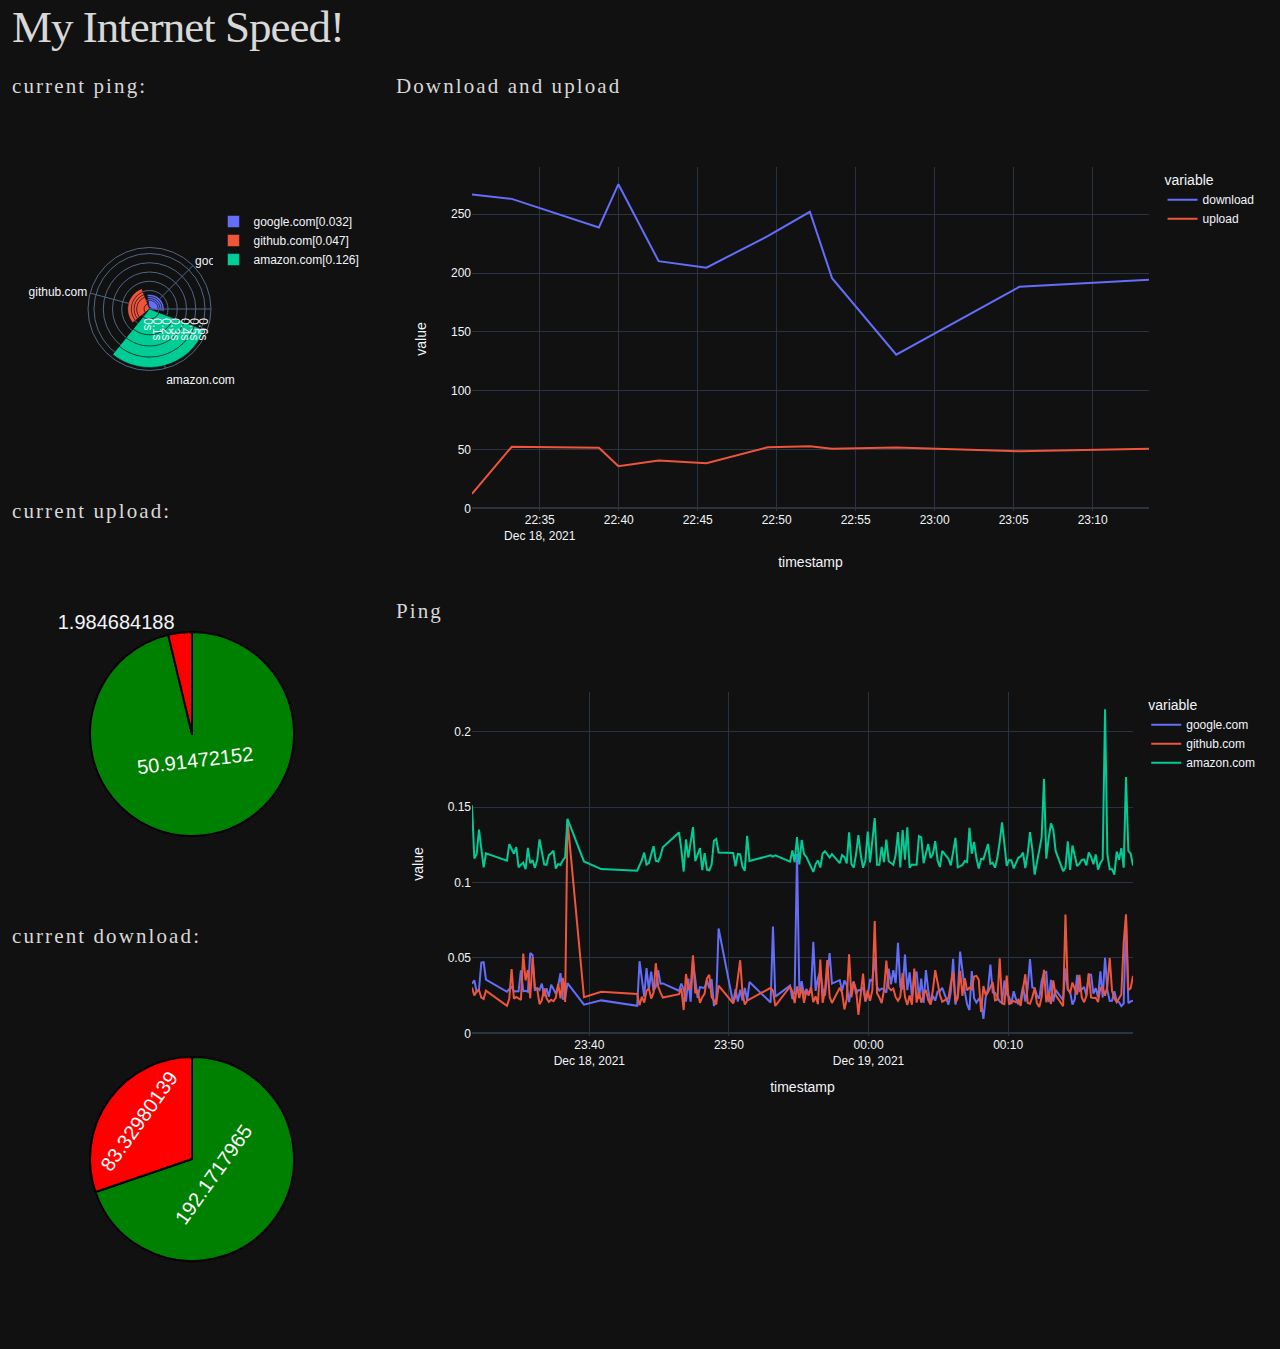
<file: example_output/index.html>
<!DOCTYPE html>
<html lang="de">
  <head>
    <link rel="stylesheet" href="stylesheet.css">
      


    <meta charset="utf-8">
    <meta name="viewport" content="width=device-width, initial-scale=1.0">
    <title>My Internet Speed</title>

  </head>
  <body>


  <header>
    <!-- <img src="logo.svg" alt="logo"> -->
    <h1>My Internet Speed!</h1>
  </header>

  
  <nav>
    <!-- currently we dont need a navigation -->
  </nav>


  <main>
    <div class=wrapper>
        <div class=current-data>
                <h5>current ping:</h5>
                <iframe src="ping_mean.html" class="data-frame"></iframe>
                <h5>current upload:</h5>            
                <iframe src="upload.html" class="data-frame"></iframe>
                <h5>current download:</h5>
                <iframe src="download.html" class="data-frame"></iframe>
        </div>


        <div class=charts>
                <h5>Download and upload</h5>
                <iframe src="speedtest.html" class="chart-frame"></iframe>
                <h5>Ping</h5>
                <iframe src="ping.html" class="chart-frame"></iframe>
        </div>
    </div>
  </main>


  <footer>
     <!-- <a href="kontakt.html">Kontakt</a> -->
     <!-- <p>© 2014 by selfHTML</p> -->
  </footer>










  </body>
</html>
</file>
<file: example_output/stylesheet.css>
/* Base Styles –––––––––––––––––––––––––––––––––––––––––––––––––– */
  /* NOTE html is set to 62.5% so that all the REM measurements throughout Skeleton are based on 10px sizing. So basically 1.5rem = 15px :) */
  html {
    font-size: 62.5%;
    height: 100%;
  }  
  body {
    background-color: #111111;
    color: #d8d8d8;
    margin: 0;
    padding: 0;
  } 
  /* Typography –––––––––––––––––––––––––––––––––––––––––––––––––– */
  h1, h2, h3, h4, h5, h6 {
    margin-top: 0;
    margin-bottom: 0;
    font-weight: 300;
    font-family: "Open Sans Semi Bold";
    letter-spacing: 2.1px;
    font-size: 21px;
    padding-left: 12px;
  }
  h1 {
    font-size: 4.5rem;
    line-height: 1.2;
    letter-spacing: -.1rem;
    margin-bottom: 2rem;
  }
  h2 {
    font-size: 3.6rem;
    line-height: 1.25;
    letter-spacing: -.1rem;
    margin-bottom: 1.8rem;
    margin-top: 1.8rem;
  }
  /* Graph Layout ––––––––––––––––––––––––––––––––––––––––––––––––––*/
  .wrapper{
    width: 100%;
    overflow: hidden; 
  }
  .current-data{
    display: flex;
    flex-direction: column;
    overflow: hidden;
    width: 30%;
    float:left; 
  }
  .charts{
    display: flex;
    flex-direction: column;
    overflow: hidden;
    width: 70%;
    float:right; 
  }
  .chart-frame { 
    flex-grow: 1; 
    border: none;
    margin: 0; 
    padding: 0; 
    height: 50rem;
  }
  .data-frame { 
    flex-grow: 1; 
    border: none;
    margin: 0; 
    padding: 0; 
    height: 40rem;
  }
</file>
